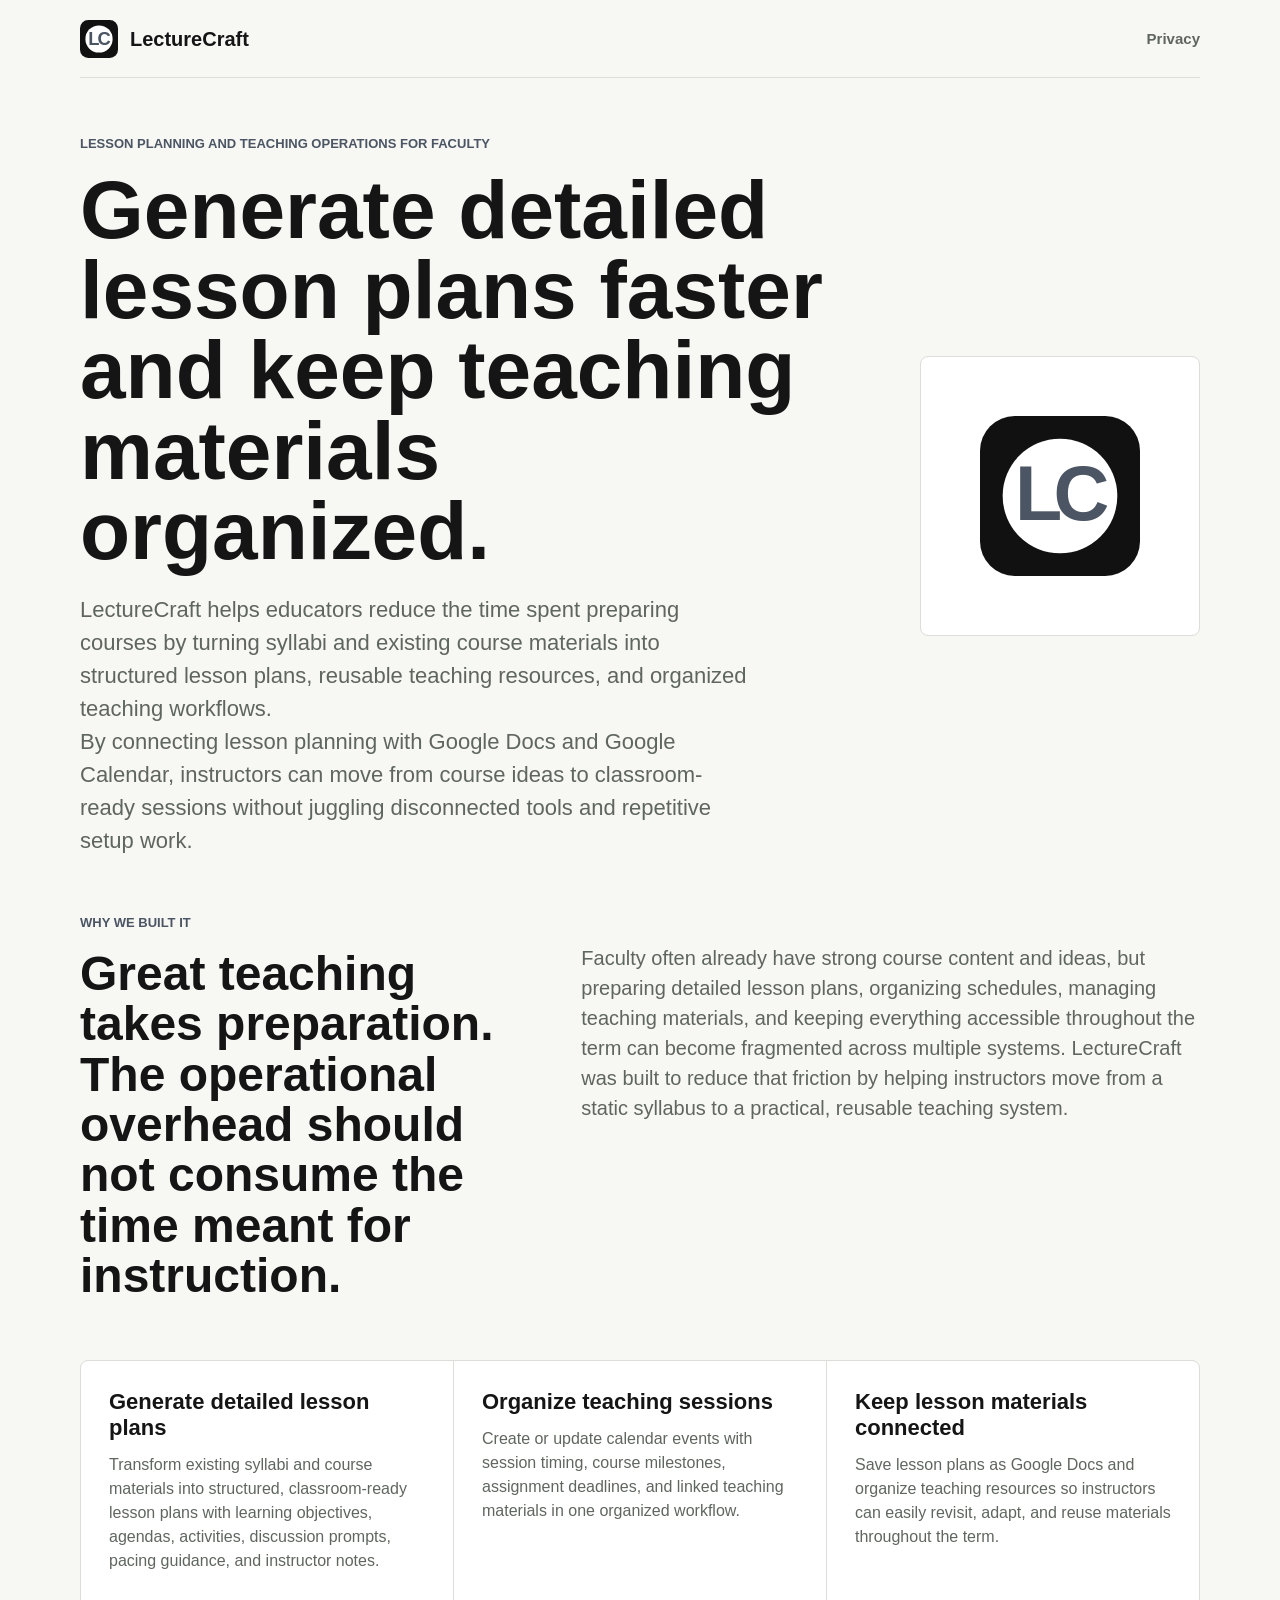
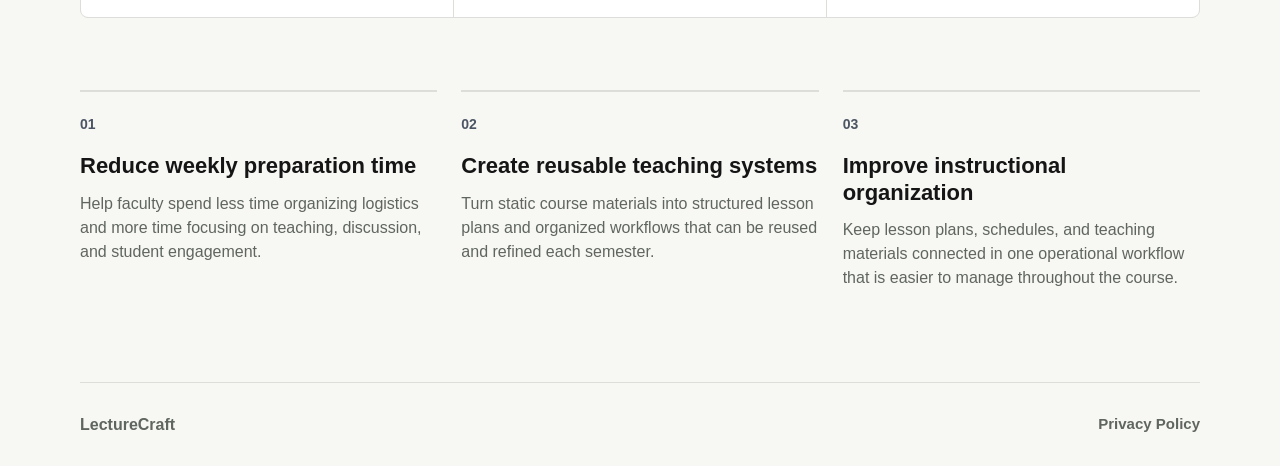
<file: index.html>
<!DOCTYPE html>
<html lang="en">
  <head>
    <meta charset="UTF-8" />
    <meta name="viewport" content="width=device-width, initial-scale=1.0" />
    <title>LectureCraft</title>
    <meta
      name="description"
      content="LectureCraft helps faculty generate detailed lesson plans faster and keep teaching materials organized."
    />
    <link rel="icon" href="./logo.svg" type="image/svg+xml" />
    <link rel="stylesheet" href="./styles.css" />
  </head>
  <body>
    <header class="site-header">
      <a class="brand" href="./index.html" aria-label="LectureCraft home">
        <img src="./logo.svg" alt="" />
        <span>LectureCraft</span>
      </a>
      <nav aria-label="Main navigation">
        <a href="./privacy.html">Privacy</a>
      </nav>
    </header>

    <main>
      <section class="hero">
        <div class="hero-copy">
          <p class="eyebrow">Lesson planning and teaching operations for faculty</p>
          <h1>Generate detailed lesson plans faster and keep teaching materials organized.</h1>
          <p class="lede">
            LectureCraft helps educators reduce the time spent preparing courses by
            turning syllabi and existing course materials into structured lesson
            plans, reusable teaching resources, and organized teaching workflows.
          </p>
          <p class="lede secondary">
            By connecting lesson planning with Google Docs and Google Calendar,
            instructors can move from course ideas to classroom-ready sessions without
            juggling disconnected tools and repetitive setup work.
          </p>
        </div>
        <div class="logo-panel" aria-hidden="true">
          <img src="./logo.svg" alt="" />
        </div>
      </section>

      <section class="story" aria-label="Why LectureCraft exists">
        <div>
          <p class="eyebrow">Why we built it</p>
          <h2>Great teaching takes preparation. The operational overhead should not consume the time meant for instruction.</h2>
        </div>
        <p>
          Faculty often already have strong course content and ideas, but preparing
          detailed lesson plans, organizing schedules, managing teaching materials,
          and keeping everything accessible throughout the term can become fragmented
          across multiple systems. LectureCraft was built to reduce that friction by
          helping instructors move from a static syllabus to a practical, reusable
          teaching system.
        </p>
      </section>

      <section class="details" aria-label="LectureCraft features">
        <article>
          <h2>Generate detailed lesson plans</h2>
          <p>
            Transform existing syllabi and course materials into structured,
            classroom-ready lesson plans with learning objectives, agendas, activities,
            discussion prompts, pacing guidance, and instructor notes.
          </p>
        </article>
        <article>
          <h2>Organize teaching sessions</h2>
          <p>
            Create or update calendar events with session timing, course milestones,
            assignment deadlines, and linked teaching materials in one organized
            workflow.
          </p>
        </article>
        <article>
          <h2>Keep lesson materials connected</h2>
          <p>
            Save lesson plans as Google Docs and organize teaching resources so
            instructors can easily revisit, adapt, and reuse materials throughout the
            term.
          </p>
        </article>
      </section>

      <section class="value" aria-label="LectureCraft value">
        <article>
          <span>01</span>
          <h2>Reduce weekly preparation time</h2>
          <p>
            Help faculty spend less time organizing logistics and more time focusing
            on teaching, discussion, and student engagement.
          </p>
        </article>
        <article>
          <span>02</span>
          <h2>Create reusable teaching systems</h2>
          <p>
            Turn static course materials into structured lesson plans and organized
            workflows that can be reused and refined each semester.
          </p>
        </article>
        <article>
          <span>03</span>
          <h2>Improve instructional organization</h2>
          <p>
            Keep lesson plans, schedules, and teaching materials connected in one
            operational workflow that is easier to manage throughout the course.
          </p>
        </article>
      </section>
    </main>

    <footer>
      <span>LectureCraft</span>
      <a href="./privacy.html">Privacy Policy</a>
    </footer>
  </body>
</html>
</file>
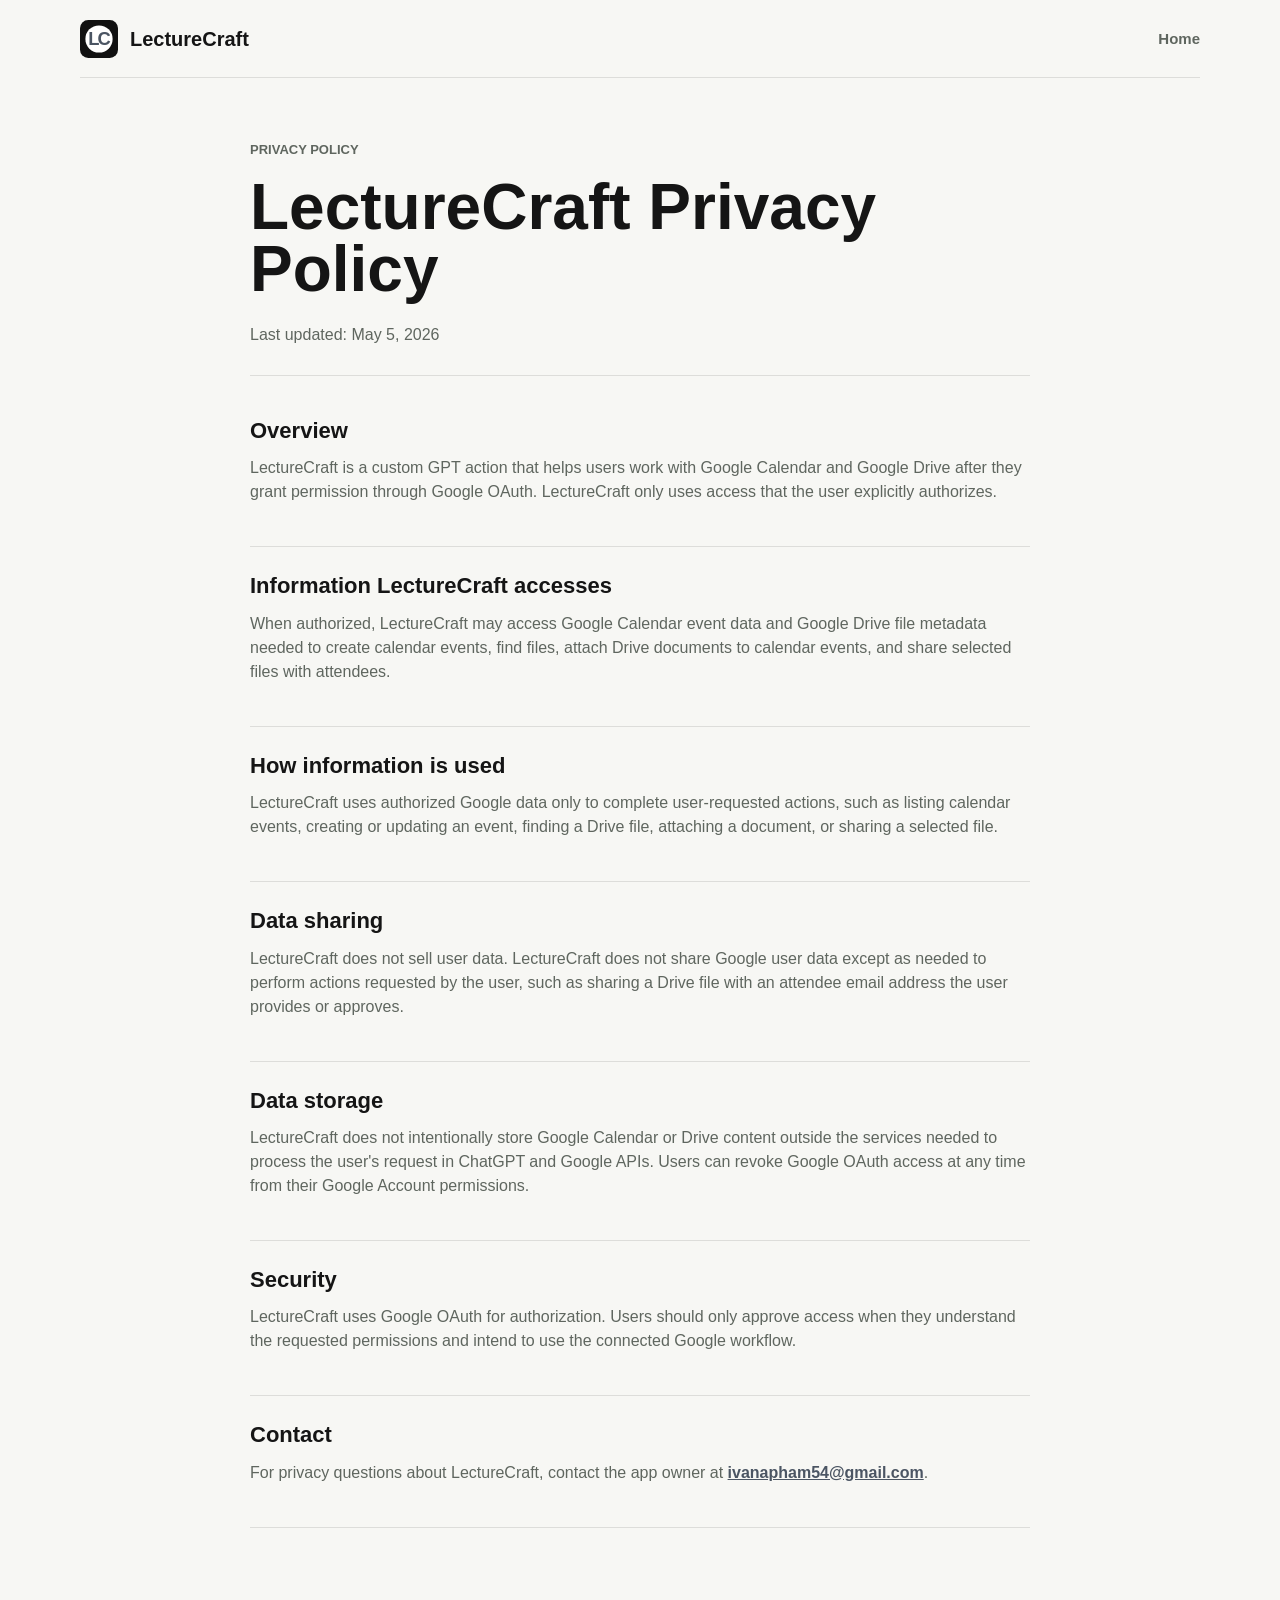
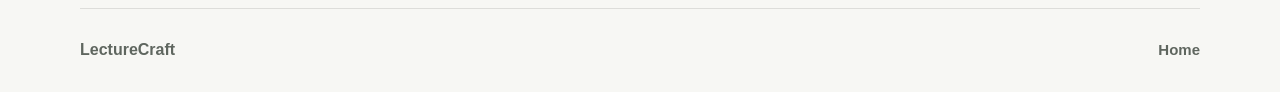
<file: privacy.html>
<!DOCTYPE html>
<html lang="en">
  <head>
    <meta charset="UTF-8" />
    <meta name="viewport" content="width=device-width, initial-scale=1.0" />
    <title>Privacy Policy | LectureCraft</title>
    <meta
      name="description"
      content="LectureCraft privacy policy for Google Calendar and Drive OAuth access."
    />
    <link rel="icon" href="./logo.svg" type="image/svg+xml" />
    <link rel="stylesheet" href="./styles.css" />
  </head>
  <body>
    <header class="site-header">
      <a class="brand" href="./index.html" aria-label="LectureCraft home">
        <img src="./logo.svg" alt="" />
        <span>LectureCraft</span>
      </a>
      <nav aria-label="Main navigation">
        <a href="./index.html">Home</a>
      </nav>
    </header>

    <main class="policy">
      <p class="eyebrow">Privacy Policy</p>
      <h1>LectureCraft Privacy Policy</h1>
      <p class="updated">Last updated: May 5, 2026</p>

      <section>
        <h2>Overview</h2>
        <p>
          LectureCraft is a custom GPT action that helps users work with Google
          Calendar and Google Drive after they grant permission through Google OAuth.
          LectureCraft only uses access that the user explicitly authorizes.
        </p>
      </section>

      <section>
        <h2>Information LectureCraft accesses</h2>
        <p>
          When authorized, LectureCraft may access Google Calendar event data and
          Google Drive file metadata needed to create calendar events, find files,
          attach Drive documents to calendar events, and share selected files with
          attendees.
        </p>
      </section>

      <section>
        <h2>How information is used</h2>
        <p>
          LectureCraft uses authorized Google data only to complete user-requested
          actions, such as listing calendar events, creating or updating an event,
          finding a Drive file, attaching a document, or sharing a selected file.
        </p>
      </section>

      <section>
        <h2>Data sharing</h2>
        <p>
          LectureCraft does not sell user data. LectureCraft does not share Google user
          data except as needed to perform actions requested by the user, such as
          sharing a Drive file with an attendee email address the user provides or
          approves.
        </p>
      </section>

      <section>
        <h2>Data storage</h2>
        <p>
          LectureCraft does not intentionally store Google Calendar or Drive content
          outside the services needed to process the user's request in ChatGPT and
          Google APIs. Users can revoke Google OAuth access at any time from their
          Google Account permissions.
        </p>
      </section>

      <section>
        <h2>Security</h2>
        <p>
          LectureCraft uses Google OAuth for authorization. Users should only approve
          access when they understand the requested permissions and intend to use the
          connected Google workflow.
        </p>
      </section>

      <section>
        <h2>Contact</h2>
        <p>
          For privacy questions about LectureCraft, contact the app owner at
          <a href="mailto:ivanapham54@gmail.com">ivanapham54@gmail.com</a>.
        </p>
      </section>
    </main>

    <footer>
      <span>LectureCraft</span>
      <a href="./index.html">Home</a>
    </footer>
  </body>
</html>
</file>
<file: styles.css>
:root {
  --bg: #f7f7f4;
  --text: #151515;
  --muted: #5f665f;
  --line: #ddddda;
  --panel: #ffffff;
  --accent: #4b5563;
  --soft: #e9ebe8;
}

* {
  box-sizing: border-box;
}

body {
  margin: 0;
  background: var(--bg);
  color: var(--text);
  font-family: Arial, Helvetica, sans-serif;
  line-height: 1.5;
}

a {
  color: inherit;
}

.site-header,
footer {
  display: flex;
  align-items: center;
  justify-content: space-between;
  width: min(1120px, calc(100% - 40px));
  margin: 0 auto;
}

.site-header {
  min-height: 78px;
  border-bottom: 1px solid var(--line);
}

.brand {
  display: inline-flex;
  align-items: center;
  gap: 12px;
  color: var(--text);
  font-size: 20px;
  font-weight: 700;
  text-decoration: none;
}

.brand img {
  width: 38px;
  height: 38px;
}

nav a,
footer a {
  color: var(--muted);
  font-size: 15px;
  font-weight: 700;
  text-decoration: none;
}

main {
  width: min(1120px, calc(100% - 40px));
  margin: 0 auto;
}

.hero {
  display: grid;
  grid-template-columns: minmax(0, 1fr) 280px;
  gap: 56px;
  align-items: center;
  min-height: calc(100vh - 160px);
  padding: 56px 0;
}

.eyebrow {
  margin: 0 0 16px;
  color: var(--accent);
  font-size: 13px;
  font-weight: 800;
  letter-spacing: 0;
  text-transform: uppercase;
}

h1,
h2,
p {
  margin-top: 0;
}

h1 {
  max-width: 760px;
  margin-bottom: 22px;
  font-size: clamp(44px, 8vw, 82px);
  line-height: 0.98;
  letter-spacing: 0;
}

.lede {
  max-width: 670px;
  margin-bottom: 0;
  color: var(--muted);
  font-size: 22px;
}

.logo-panel {
  display: grid;
  place-items: center;
  aspect-ratio: 1;
  background: var(--panel);
  border: 1px solid var(--line);
  border-radius: 8px;
}

.logo-panel img {
  width: 160px;
  height: 160px;
}

.details {
  display: grid;
  grid-template-columns: repeat(3, minmax(0, 1fr));
  gap: 1px;
  margin-bottom: 72px;
  overflow: hidden;
  background: var(--line);
  border: 1px solid var(--line);
  border-radius: 8px;
}

.story {
  display: grid;
  grid-template-columns: minmax(0, 0.85fr) minmax(0, 1.15fr);
  gap: 44px;
  align-items: start;
  padding: 0 0 58px;
}

.story h2 {
  max-width: 500px;
  margin-bottom: 0;
  font-size: clamp(30px, 4.4vw, 48px);
  line-height: 1.05;
}

.story > p {
  margin: 30px 0 0;
  color: var(--muted);
  font-size: 20px;
}

.details article {
  min-height: 220px;
  padding: 28px;
  background: var(--panel);
}

h2 {
  margin-bottom: 12px;
  font-size: 22px;
  line-height: 1.2;
}

.details p,
.policy p,
.value p {
  color: var(--muted);
}

.value {
  display: grid;
  grid-template-columns: repeat(3, minmax(0, 1fr));
  gap: 24px;
  margin-bottom: 76px;
}

.value article {
  padding-top: 22px;
  border-top: 2px solid var(--line);
}

.value span {
  display: block;
  margin-bottom: 18px;
  color: var(--accent);
  font-size: 14px;
  font-weight: 800;
}

.policy {
  max-width: 780px;
  padding: 62px 0 80px;
}

.policy h1 {
  font-size: clamp(40px, 7vw, 64px);
}

.updated {
  padding-bottom: 28px;
  border-bottom: 1px solid var(--line);
}

.policy section {
  padding: 26px 0;
  border-bottom: 1px solid var(--line);
}

.policy a {
  color: var(--accent);
  font-weight: 700;
}

footer {
  min-height: 84px;
  color: var(--muted);
  border-top: 1px solid var(--line);
}

footer span {
  font-weight: 700;
}

@media (max-width: 760px) {
  .hero {
    grid-template-columns: 1fr;
    gap: 30px;
    min-height: auto;
  }

  .logo-panel {
    max-width: 260px;
  }

  .details {
    grid-template-columns: 1fr;
  }

  .story,
  .value {
    grid-template-columns: 1fr;
  }
}
</file>
